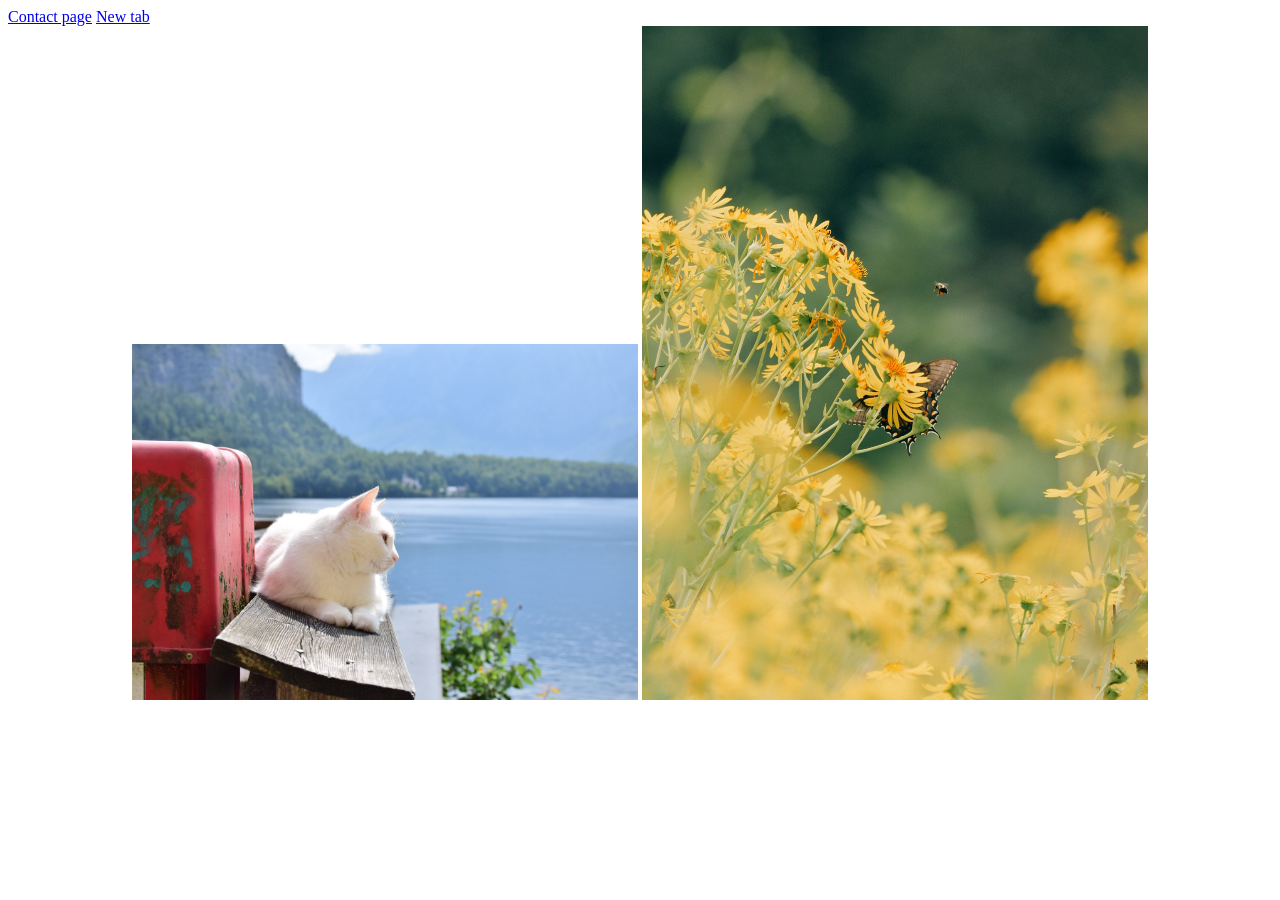
<file: week3example/index.html>
<!DOCTYPE html>
<html lang="en">
<head>
    <meta charset="UTF-8">
    <meta name="viewport" content="width=device-width, initial-scale=1.0">
    <title>Document</title>
    <link rel="stylesheet" href="styles/style.css">
</head>
<body>
    <a href="contact.html">Contact page</a>
    <a href="pdfs/thispdf.html" target="_blank">New tab</a>
    <article>
        <img src="images/image2.jpg" alt="Image of a kitty cat">
        <img src="images/image1.jpg" alt="Image of a red car in a forest">
    </article>
</body>
</html>
</file>
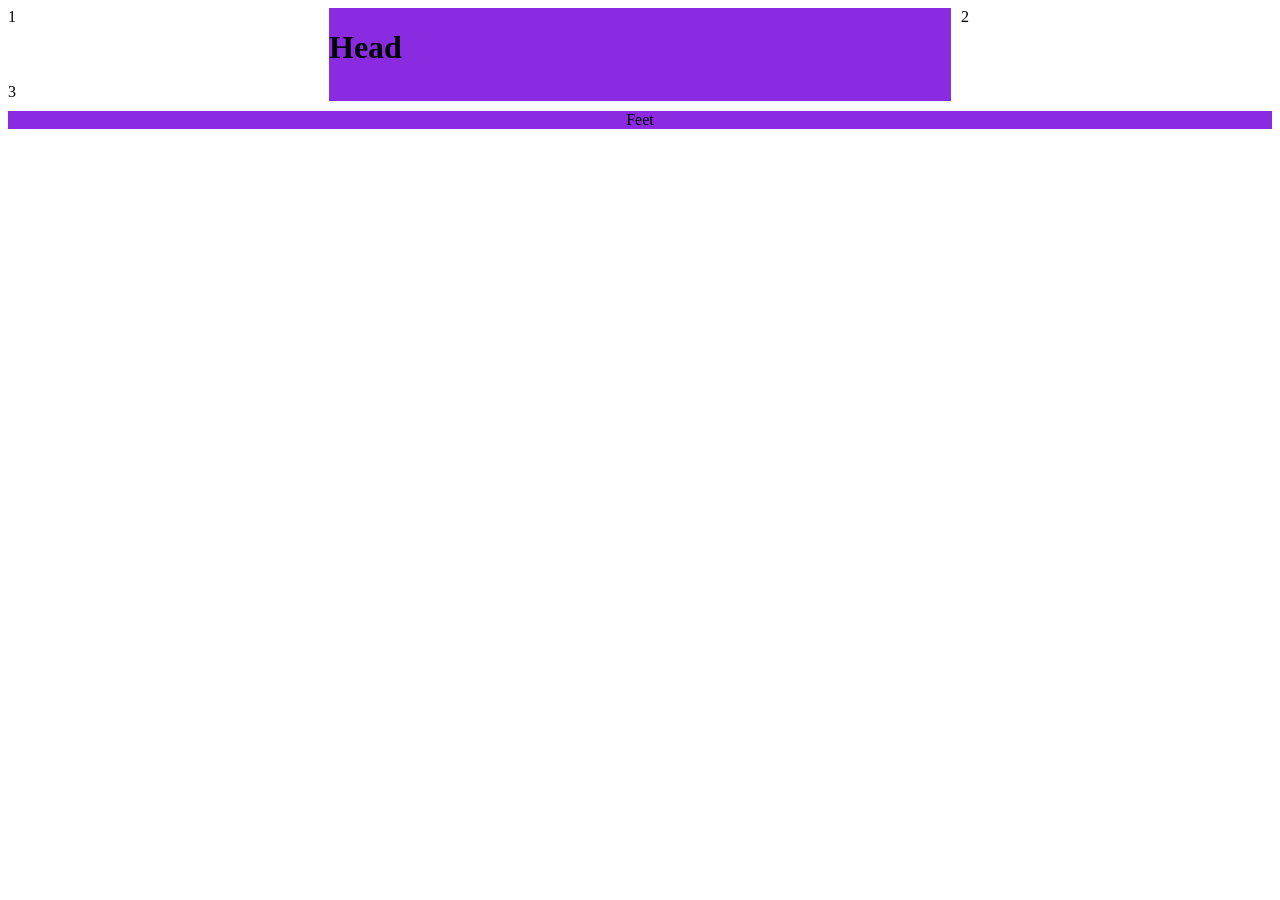
<file: week4ice/index.html>
<!DOCTYPE html>
<html lang="en">
<head>
    <meta charset="UTF-8">
    <meta name="viewport" content="width=device-width, initial-scale=1.0">
    <title>Document</title>
    <link rel="stylesheet" href="styles/style.css">
</head>
<body>
    <main>
        <header>
            <h1>Head</h1>
        </header>
        <section>1</section>
        <section>2</section>
        <section>3</section>
        <footer>Feet</footer>
    </main>
</body>
</html>
</file>
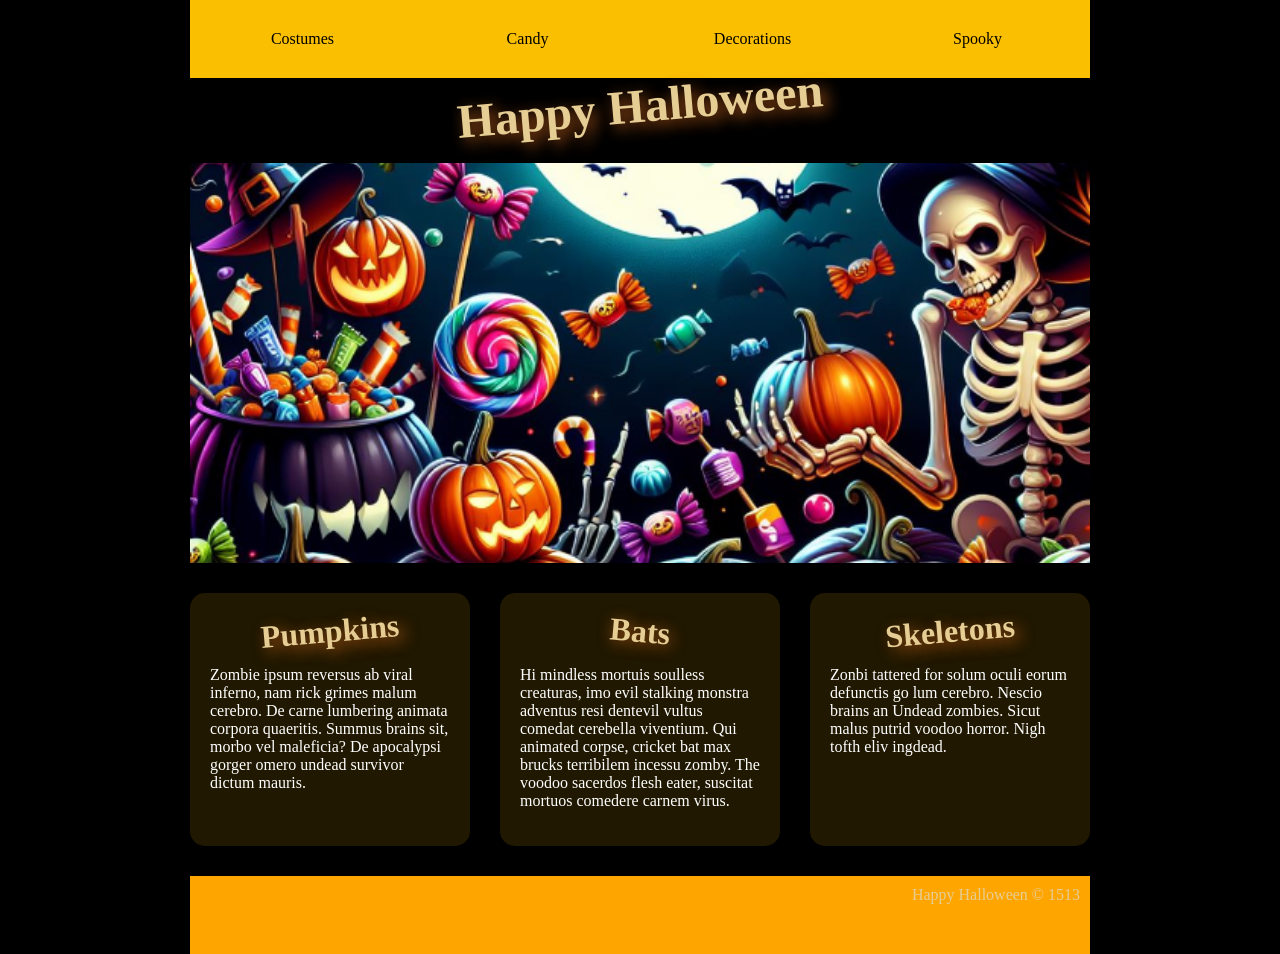
<file: week6/halloween/index.html>
<!-- For this activity you are not allowed to change
 the HTML code, only the CSS -->

<!DOCTYPE html>
<html lang="en">

<head>
    <meta charset="UTF-8">
    <meta name="viewport" content="width=device-width, initial-scale=1.0">
    <title>Document</title>
    <link rel="stylesheet" href="styles/styles.css">
</head>

<body>
    <div id="wrapper">
        <header>
            <nav>
                <ul>
                    <li>Costumes</li>
                    <li>Candy</li>
                    <li>Decorations</li>
                    <li>Spooky</li>
                </ul>
            </nav>
        </header>
        <main>
            <h1>Happy Halloween</h1>
            <img src="images/halloween.png">
            <section>
                <h2>Pumpkins</h2>
                <p>Zombie ipsum reversus ab viral inferno, nam rick grimes
                    malum cerebro. De carne lumbering animata corpora quaeritis.
                    Summus brains sit​​, morbo vel maleficia? De apocalypsi gorger
                    omero undead survivor dictum mauris. </p>
            </section>
            <section>
                <h2>Bats</h2>
                <p>Hi mindless mortuis soulless
                    creaturas, imo evil stalking monstra adventus resi dentevil vultus
                    comedat cerebella viventium. Qui animated corpse, cricket bat max
                    brucks terribilem incessu zomby. The voodoo sacerdos flesh eater,
                    suscitat mortuos comedere carnem virus.</p>
            </section>
            <section>
                <h2>Skeletons</h2>
                <p>Zonbi tattered for solum oculi
                    eorum defunctis go lum cerebro. Nescio brains an Undead zombies. Sicut
                    malus putrid voodoo horror. Nigh tofth eliv ingdead.</p>
            </section>
        </main>
        <footer>
            Happy Halloween &copy; 1513
        </footer>
    </div>
</body>

</html>
</file>
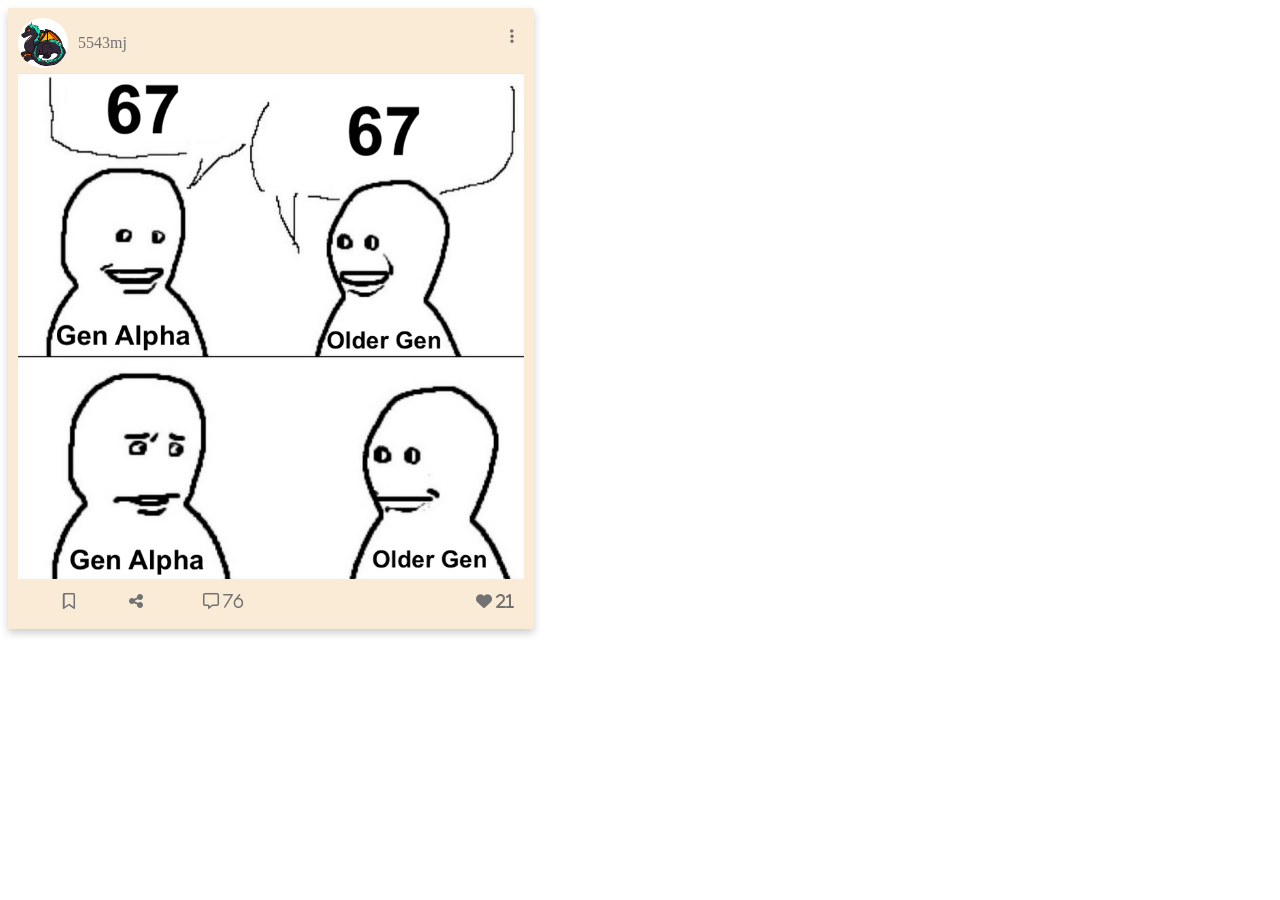
<file: week7/Icons/index.html>
<!DOCTYPE html>
<html lang="en">
<head>
    <meta charset="UTF-8">
    <meta name="viewport" content="width=device-width, initial-scale=1.0">
    <title>Icon</title>
    <link rel="stylesheet" href="style.css">
    <link rel="stylesheet" href="https://cdnjs.cloudflare.com/ajax/libs/font-awesome/6.5.1/css/all.min.css">
</head>
<body>
    <div class="card">
        <div class="top">
            <img class="propic" src="lilnugget.jpg" alt="Profile Pic">
            <p>5543mj</p>
            <i class="fa-solid fa-ellipsis-vertical"></i>
        </div>
        <div class="main">  
            <img src="67.png" alt="Meme">
        </div>
        <div class="bottom">
            <i class="fa-regular fa-bookmark"></i>
            <i class="fa-solid fa-share-nodes"></i>
            <i class="fa-regular fa-message">  76</i>
            <i class="fa-solid fa-heart">  21</i>
        </div>
    </div>
</body>
</html>
</file>
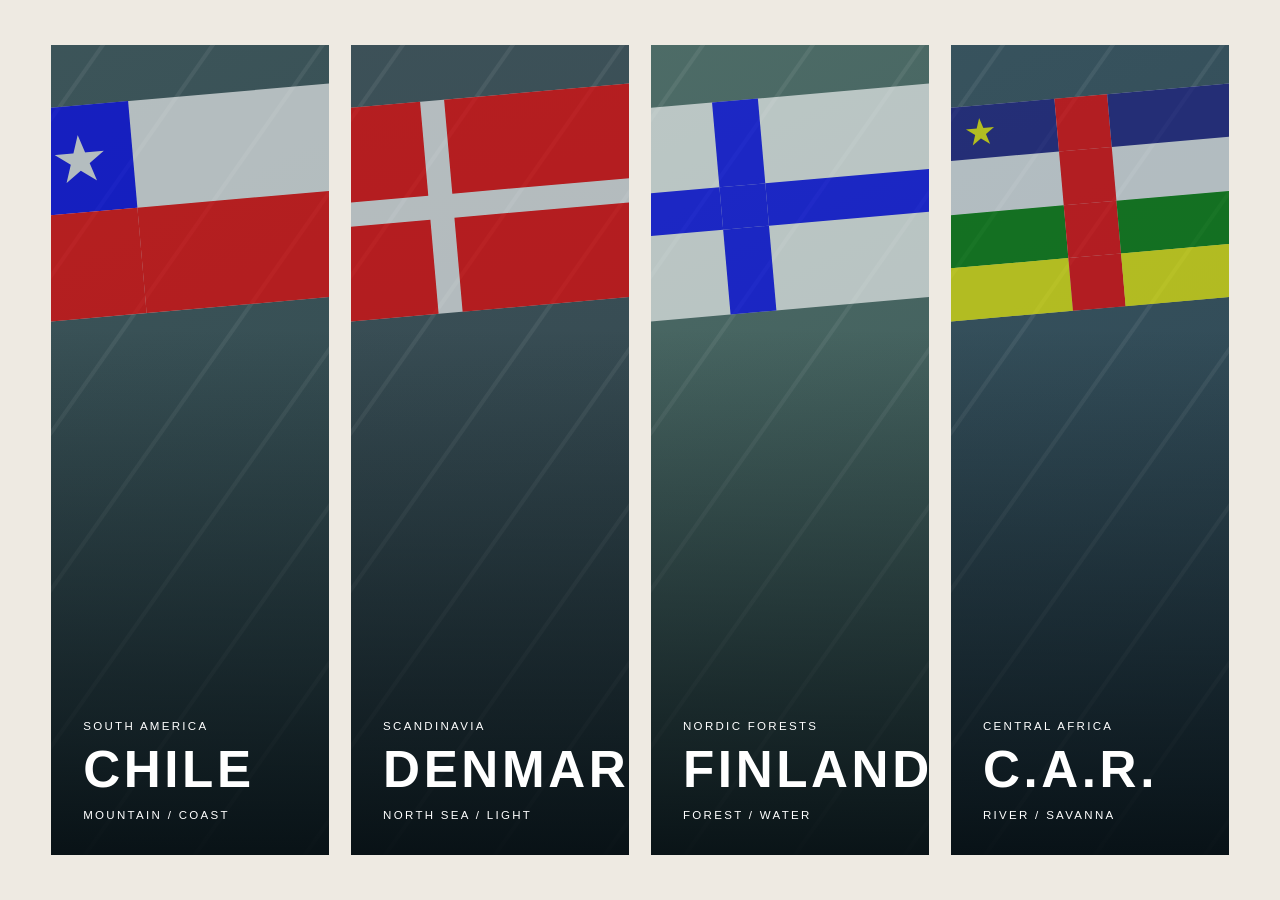
<file: week7/starter/index.html>
<!doctype html>
<html lang="en">
<head>
  <meta charset="utf-8">
  <meta name="viewport" content="width=device-width, initial-scale=1">
  <title>Flag Stories — Starter</title>
  <link rel="stylesheet" href="style.css">
</head>
<body>
  <main class="gallery">
    <article class="poster chile-poster">
      <div class="poster-photo chile-photo"></div>
      <div class="flag chile">
        <div class="blue">★</div>
        <div class="white"></div>
        <div class="red"></div>
        <div class="red"></div>
        <!-- Build Chile here with CSS Grid. Required: blue field, white field, red field, star. -->
      </div>
      <div class="poster-overlay"></div>
      <div class="poster-text"><p>South America</p><h1>CHILE</h1><small>Mountain / Coast</small></div>
    </article>
    <article class="poster denmark-poster">
      <div class="poster-photo denmark-photo"></div>
      <div class="flag denmark">
        <div class="red"></div>
        <div class="white"></div>
        <div class="red"></div>
        <div class="white"></div>
        <div class="white"></div>
        <div class="white"></div>
        <div class="red"></div>
        <div class="white"></div>
        <div class="red"></div>
        <!-- Build Denmark here with CSS Grid. Required: red field and white cross. -->
      </div>
      <div class="poster-overlay"></div>
      <div class="poster-text"><p>Scandinavia</p><h1>DENMARK</h1><small>North Sea / Light</small></div>
    </article>
    <article class="poster finland-poster">
      <div class="poster-photo finland-photo"></div>
      <div class="flag finland">
        <div class="white"></div>
        <div class="blue"></div>
        <div class="white"></div>
        <div class="blue"></div>
        <div class="blue"></div>
        <div class="blue"></div>
        <div class="white"></div>
        <div class="blue"></div>
        <div class="white"></div>
        <!-- Build Finland here with CSS Grid. Required: white field and blue cross. -->
      </div>
      <div class="poster-overlay"></div>
      <div class="poster-text"><p>Nordic Forests</p><h1>FINLAND</h1><small>Forest / Water</small></div>
    </article>
    <article class="poster car-poster">
      <div class="poster-photo car-photo"></div>
      <div class="flag car">
        <div class="darkblue">★</div>
        <div class="red"></div>
        <div class="darkblue"></div>
        <div class="white"></div>
        <div class="red"></div>
        <div class="white"></div>
        <div class="green"></div>
        <div class="red"></div>
        <div class="green"></div>
        <div class="yellow"></div>
        <div class="red"></div>
        <div class="yellow"></div>
        <!-- Build Central African Republic here with CSS Grid: blue, white, green, red, and yellow star. -->
      </div>
      <div class="poster-overlay"></div>
      <div class="poster-text"><p>Central Africa</p><h1>C.A.R.</h1><small>River / Savanna</small></div>
    </article>
  </main>
</body>
</html>
</file>
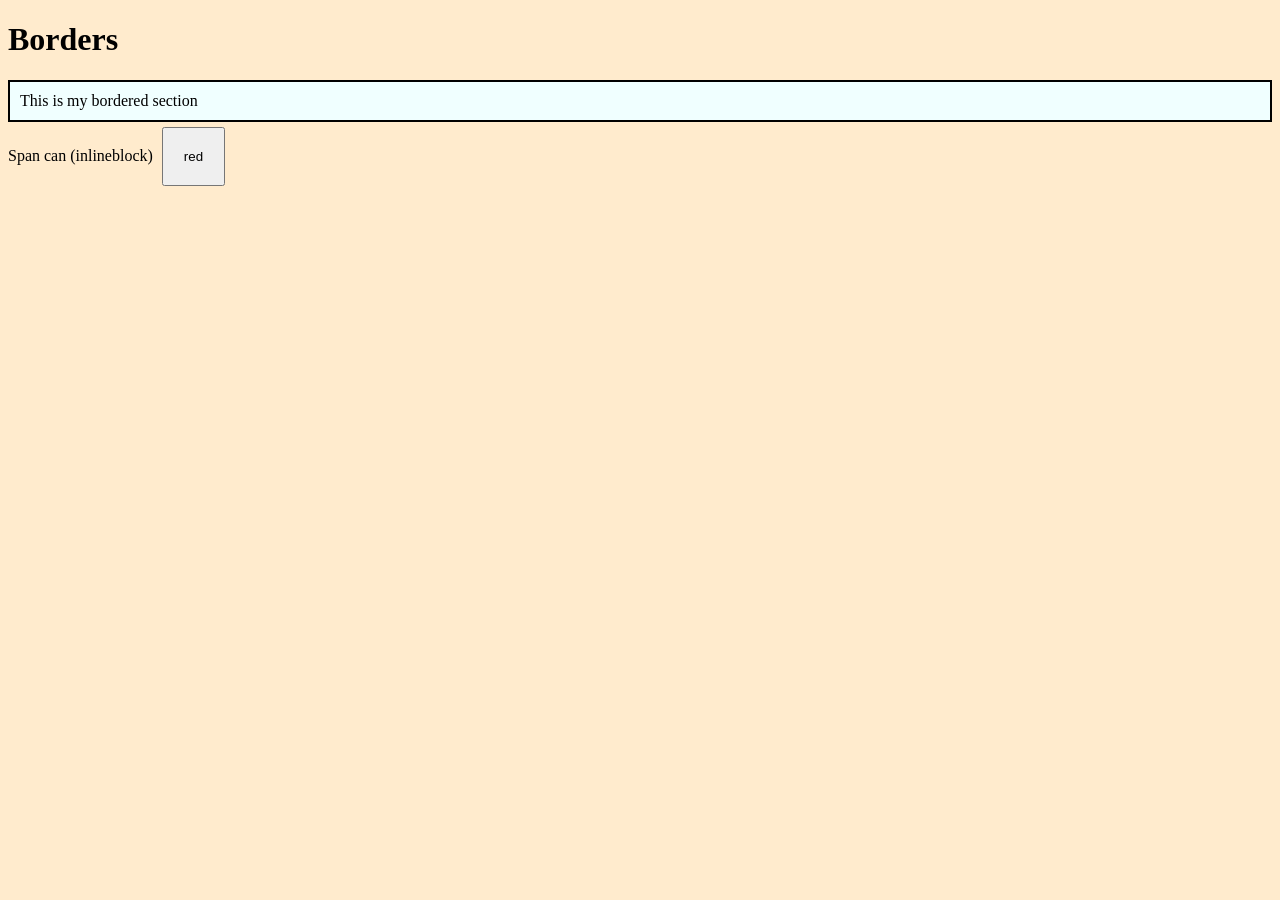
<file: icewk3.html>
<!DOCTYPE html>
<html lang="en">
<head>
    <meta charset="UTF-8">
    <meta name="viewport" content="width=<device-width>, initial-scale=1.0">
    <title>Document</title>
    <link rel="stylesheet" href="icewk3.css">
</head>
<body>
    <h1>Borders</h1>
    <section class="bordered">This is my bordered section</section>
    <span>Span can (inlineblock)</span>
    <button class="red">red</button>
    
</body>
</html>
</file>
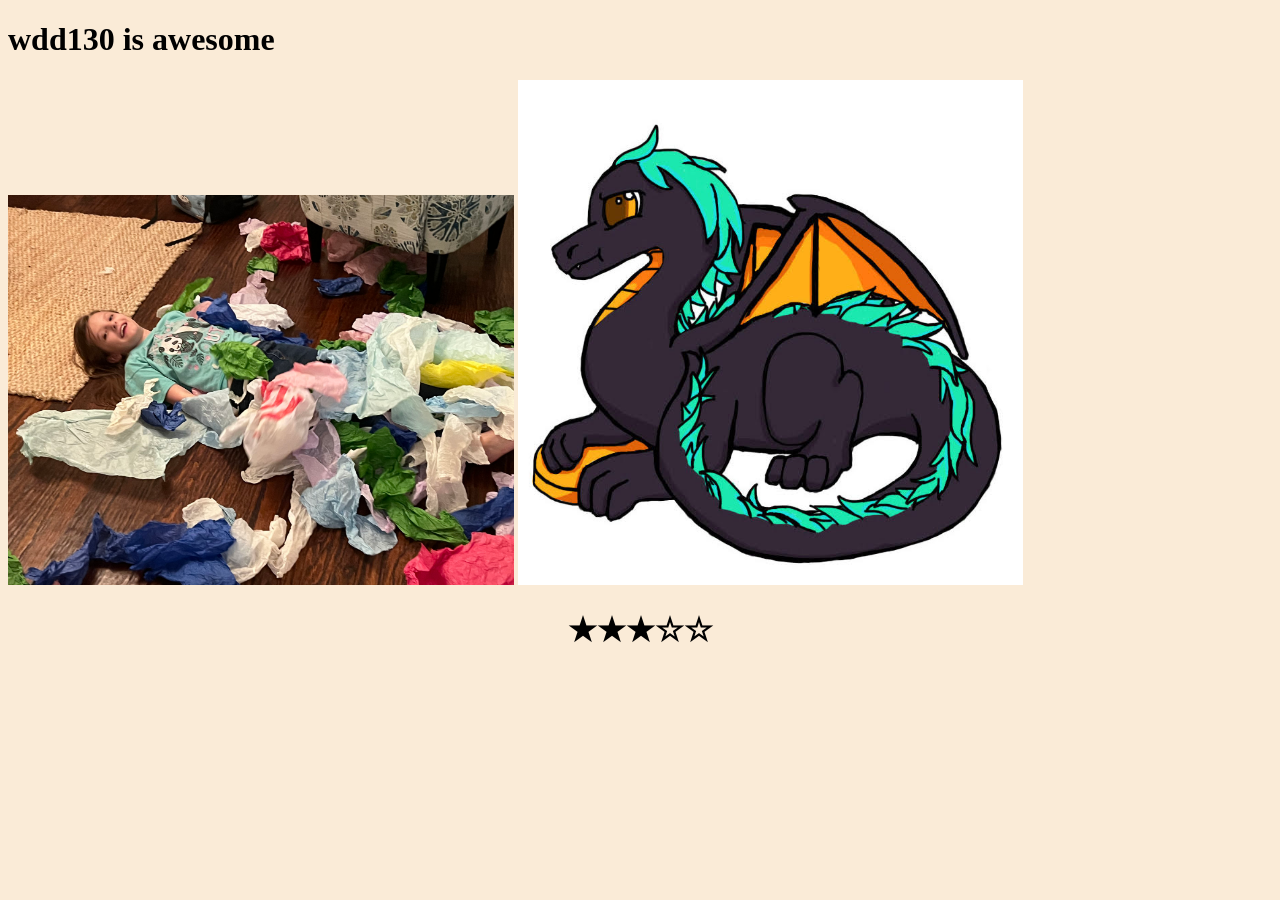
<file: week4/icee.html>
<!DOCTYPE html>
<html lang="en">
<head>
    <meta charset="UTF-8">
    <meta name="viewport" content="width=device-width, initial-scale=1.0">
    <title>Document</title>
    <link rel="stylesheet" href="style.css">
</head>
<body>
    <main>
        <header>
            <h1>wdd130 is awesome</h1>
        </header>

        <body>
            <img src="img/giftmas.jpg" alt="Halp">
            <img src="img/lilnugget.jpg" alt="Rrr">
        </body>

        <footer>
            <h1>★★★☆☆</h1>
        </footer>
    </main>
</body>
</html>
</file>
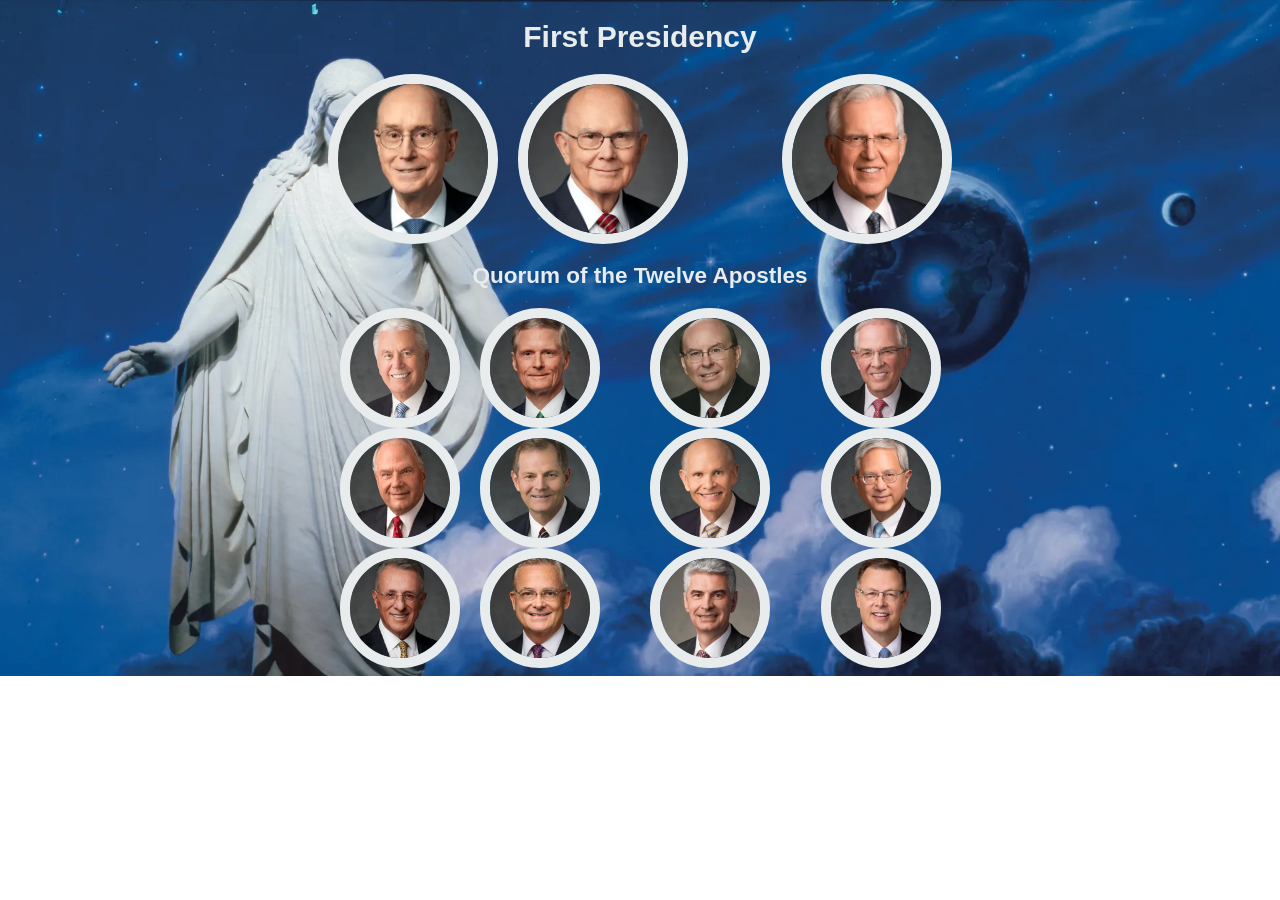
<file: week5ice/apostles.html>
<!DOCTYPE html>
<html lang="en">
<head>
    <meta charset="UTF-8">
    <meta name="viewport" content="width=device-width, initial-scale=1.0">
    <title>Apostles Spotlights</title>
    <style>
        body {
            background-image: url("images/christus.webp");
            background-size: cover;
            background-repeat: no-repeat;
            color: #E8ECED;
            text-align: center;
            background-position: center;
            font: 15px none Arial, sans-serif;
        }
        header{
            display: grid;
            grid-template-columns: 2fr 1fr 2fr; /* fr = fraction of the page = % */
            column-gap: 20px;
        }
        main {
            display: grid;
            grid-template-columns: 3fr 1fr 1fr 3fr; /* fr = fraction of the page = % */
            column-gap: 20px;
        }
        img {
            border: 10px solid #E8ECED;
            border-radius: 100%;
            width: 100px;
            max-width: 100px;
            max-height: 100px;
            object-fit: cover;
            text-align: center;
        }
        img:hover {
            border: 10px solid #53d2f2;
        }
        .right {
            justify-self: right;
        }
        .head {
            width: 150px;
            border: 10px solid #E8ECED;
            height: 150px;
            max-width: 150px;
            max-height: 150px;
            object-fit: cover;
        }
    </style>
</head>
<body>
    <h1>First Presidency</h1>
    <header>
        <img class="right head" src="images/eyring.webp" alt="eyring">
        <img class="head" src="images/oaks.webp" alt="">
        <img class="head" src="images/christofferson.webp" alt="">
    </header>
    <h2>Quorum of the Twelve Apostles</h2>
    <main>
        <img class="right" src="images/uchtdorf.webp" alt="">
        <img src="images/bednar.webp" alt="">
        <img src="images/cook.webp" alt="">
        <img src="images/anderson.webp" alt="">

        <img class="right" src="images/rasband.webp" alt="">
        <img src="images/stevenson.webp" alt="">
        <img src="images/renlund.webp" alt="">
        <img src="images/gong.webp" alt="">

        <img class="right" src="images/soares.webp" alt="">
        <img src="images/kearon.webp" alt="">
        <img src="images/causse.webp" alt="">
        <img src="images/gilbert.webp" alt="">
    </main>
</body>
</html>
</file>
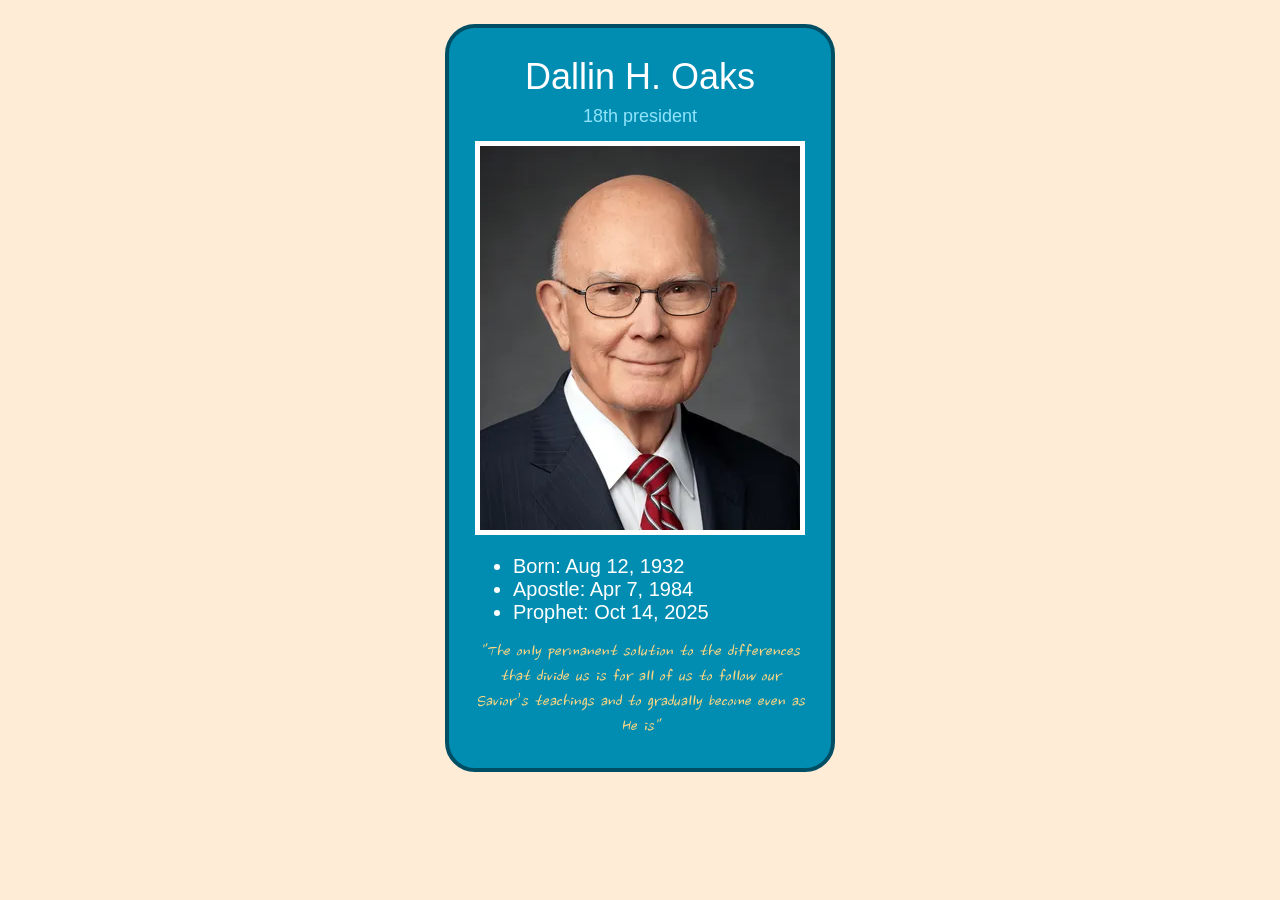
<file: week5ice/oaks.html>
<!DOCTYPE html>
<html lang="en">
<head>
    <meta charset="UTF-8">
    <meta name="viewport" content="width=device-width, initial-scale=1.0">
    <title>Dallin H. Oaks</title>
    <link rel="preconnect" href="https://fonts.googleapis.com">
    <link rel="preconnect" href="https://fonts.gstatic.com" crossorigin>
    <link href="https://fonts.googleapis.com/css2?family=Nanum+Brush+Script&display=swap" rel="stylesheet">
    <style>
        /* Insert styles here, this is called an internal stylesheet  */
        body {
            background: #FFECD7;
        }
        div.card {
            background: #008DB1;
            text-align: center;
            border: 4px solid #004E63;
            border-radius: 30px;
            width: 390px;
            min-width: 280px;
            height: auto;
            box-sizing: border-box;
            padding: 28px 24px;
            margin: 24px auto;
            justify-content: center;
            align-items: center;
        }
        h1 {
            font-family: "Helvetica Neue", Helvetica, Arial, sans-serif;
            font-size: 36px;
            color: #FFFFFF;
            font-weight: Normal;
            margin: 0 0 8px 0;
        }
        h2 {
            font-family: "Helvetica Neue", Helvetica, Arial, sans-serif;
            color: #91E4FB;
            font-size: 18px;
            font-weight: Normal;
            margin: 0 0 14px 0;
        }
        img {
            border: 5px solid #FFFFFF;
        }
        li {
            font-family: "Helvetica Neue", Helvetica, Arial, sans-serif;
            text-align: left;
            font-size: 20px;
            color: #FFFFFF;
            font-weight: Normal;
        }
        em {
            color: #FFD783;
            font-size: 20px;
            font-family: "Nanum Brush Script", cursive;
            font-weight: Normal;
        }

    </style>
</head>
<body>
    <div class="card">
        <h1>Dallin H. Oaks</h1>
        <h2>18th president</h2>
        <img src="img/oaks.webp" alt="Oak">
        <ul>
            <li>Born: Aug 12, 1932</li>
            <li>Apostle: Apr 7, 1984</li>
            <li>Prophet: Oct 14, 2025</li>
        </ul>
        <em>
            "The only permanent solution to the differences that divide us is for all of us to follow our Savior’s teachings and to gradually become even as He is"
        </em>
    </div>
</body>
</html>
</file>
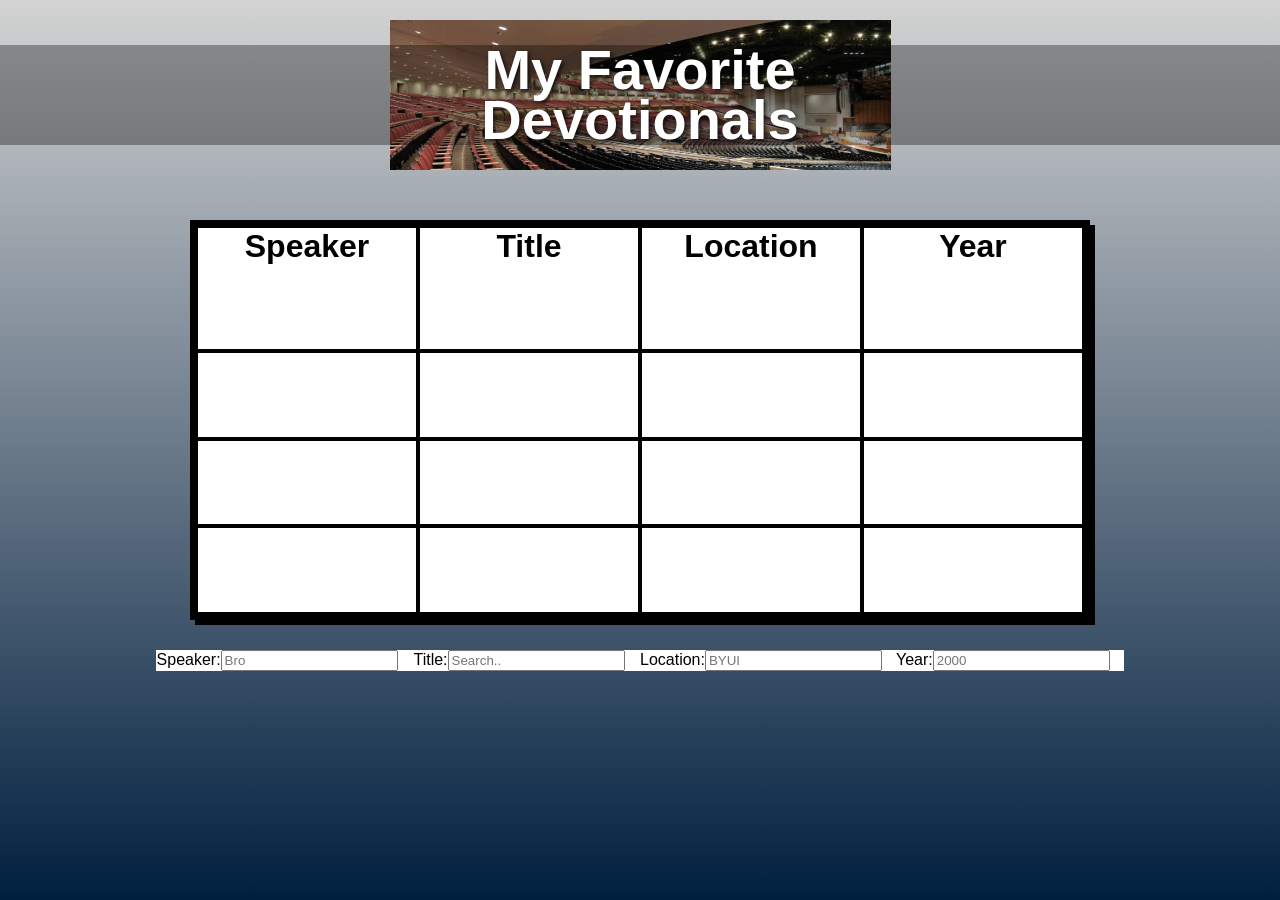
<file: week6/favorite_devo/favdevo.html>
<!DOCTYPE html>
<html lang="en">
<head>
  <meta charset="UTF-8" />
  <meta name="viewport" content="width=device-width, initial-scale=1.0"/>
  <title>My Favorite Devotionals</title>
  <link rel="stylesheet" href="styles/styles.css" />
</head>
<body>
  <div class="container">
    <header class="header">
      <div class="header-image">
        <h1>My Favorite<br>Devotionals</h1>
      </div>
    </header>
    <main>
      <div class="content-box">
        <h1>Speaker</h1>
        <h1>Title</h1>
        <h1>Location</h1>
        <h1>Year</h1>

        <p></p>
        <p></p>
        <p></p>
        <p></p>

        <p></p>
        <p></p>
        <p></p>
        <p></p>
        
        <p></p>
        <p></p>
        <p></p>
        <p></p>
      </div>
    </main>
    <footer>
      <form action="get">
        <p>Speaker:<input type="text" placeholder="Bro"></p>
        <p>Title:<input type="text" placeholder="Search.."></p>
        <p>Location:<input type="text" placeholder="BYUI"></p>
        <p>Year:<input type="text" placeholder="2000"></p>
      </form>
    </footer>
  </div>
</body>
</html>
</file>
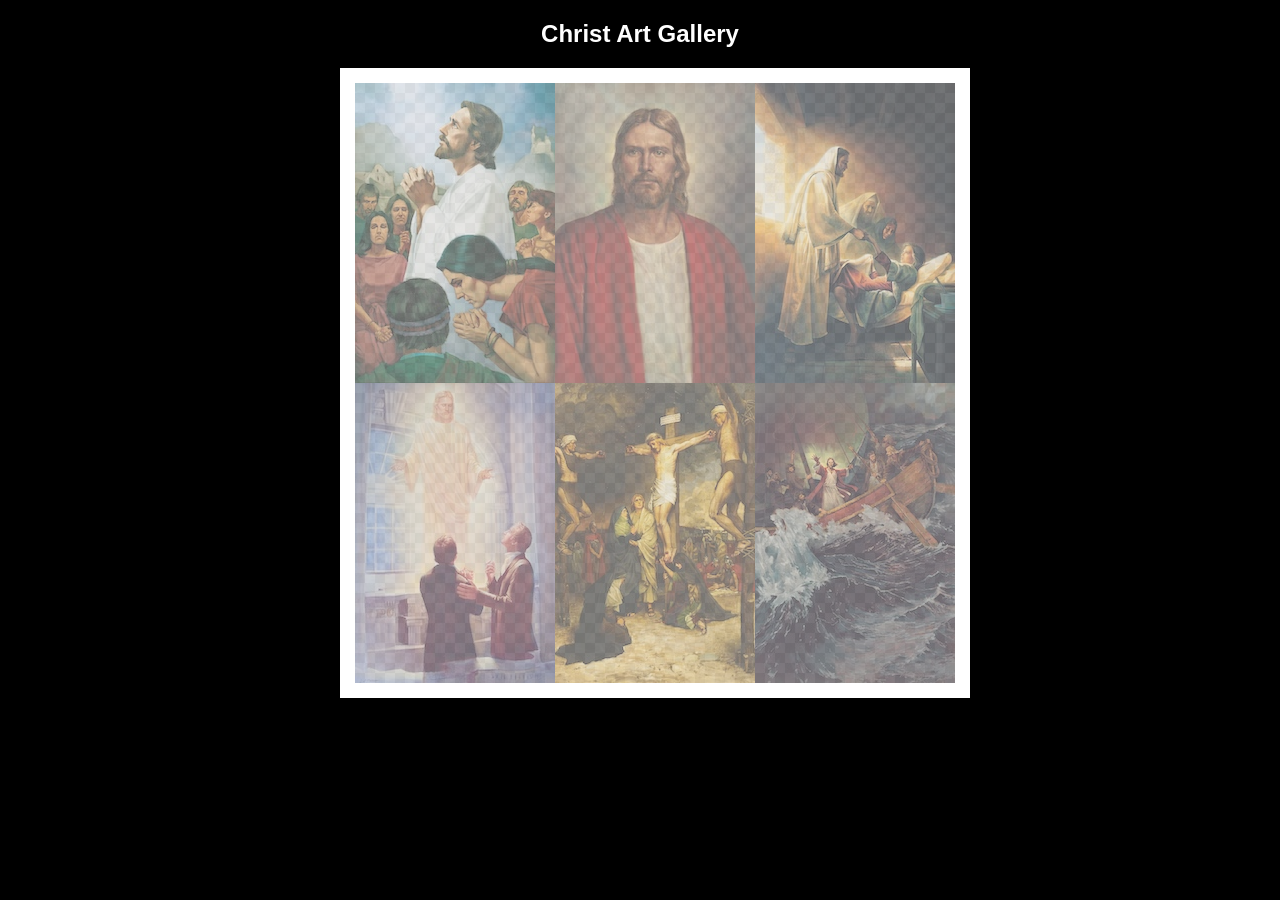
<file: week8/gallery/gallery.html>
<!DOCTYPE html>
<html lang="en">
<head>
    <meta charset="UTF-8">
    <meta name="viewport" content="width=device-width, initial-scale=1.0">
    <title>Images of Christ</title>
    <style>
        body {
            background: black;
        }
        #wrapper{
            width: 600px;
            margin: 0 auto;
        }
        nav {
            color: white;
            text-align: center;
            font-family: Haettenschweiler, 'Arial Narrow Bold', sans-serif;
        }
        #gallery{
            display: grid;
            grid-template-columns: 200px 200px 200px;
            border: 15px solid rgb(255, 255, 255);
            width: 100%;
            background-color: #ddd;
            background-image:
                linear-gradient(45deg, #ccc 26%, transparent 26%), 
                linear-gradient(135deg, #ccc 26%, transparent 26%),
                linear-gradient(45deg, transparent 75%, #ccc 75%),
                linear-gradient(135deg, transparent 75%, #ccc 75%);
            background-size: 20px 20px; /* Must be a square */
            background-position: 0 0, 10px 0, 10px -10px, 0px 10px; 
            
        }
        #gallery a {
            cursor: url('images/christus.png'), pointer;
        }
        #gallery img {
            /* make a thumbnail of the image that is 200x300 
               instead of using width and height here to help the page load faster */
            width: 200px; 
            height: 300px;

            opacity:50%;
            display:block;
        }
        #gallery img:hover{
            opacity: 100%;
        }
    </style>
</head>
<body>
    <div id="wrapper">
        <nav>
            <h1>Christ Art Gallery</h1>
        </nav>
        <main>
            <div id="gallery">
                <a href="images/big/img1.jpg"><img src="images/small/img1.jpg" alt="Christ praying with the Nephites"></a>
                <a href="images/big/img2.jpg"><img src="images/small/img2.jpg" alt="Jesus the Christ" ></a>
                <a href="images/big/img3.jpg"><img src="images/small/img3.jpg" alt="Jesus Raising the Daughter of Jairus" ></a>
                <a href="images/big/img4.jpg"><img src="images/small/img4.jpg" alt="The Lord Appears in the Kirtland Temple" ></a>
                <a href="images/big/img5.jpg"><img src="images/small/img5.jpg" alt="Crucifixion of Jesus Christ" ></a>
                <a href="images/big/img6.jpg"><img src="images/small/img6.jpg" alt="Jesus Calms the Storm" ></a>
            </div>
        </main>
    </div>
</body>
</html>
</file>
<file: week3example/styles/style.css>
img {
    width: 40%;
    border: 0;
    padding: 0;
}
article {
    text-align: center;
    margin: 0 auto;
}
</file>
<file: week4ice/styles/style.css>
main {
    display: grid;
    grid-template-columns: 1fr 2fr 1fr; /* fr = fraction of the page = % */
    grid-template-rows: 65px;
    gap: 10px;
    border: 2px;
    border-color: black;
}

header {
    grid-column: 2/3; /* box 2 - 3 */
    background-color: blueviolet;
    grid-row: 1/3; /* box 1 - 3 */
}

footer {
    grid-column: 1/4; /* box 2 - 3 */
    background-color: blueviolet;
    text-align: center;
}
</file>
<file: week6/halloween/styles/styles.css>
/* Add your CSS here to style your halloween page */
body {
    background-color: black;
    color: white;
    padding: 0;
    margin: 0;
}
#wrapper {
    max-width: 900px;
    margin: 0 auto;
}

header nav ul {
    list-style: none;
    background-color: #fabf00;
    padding: 0;
    margin: 0;
    color: black;
    display: grid;
    grid-template-columns: repeat(4, 1fr);
    place-items: center;
    overflow: hidden;
}

header nav ul li {
    margin: 0;
    padding: 30px 0;
    width: 100%;
    text-align: center;
    cursor: pointer;
    font-size: 1.35 em;
}

header nav ul li:hover {
    background-color: #d2691e;
    color: antiquewhite;
}

main img {
    object-fit: cover;
    width: 100%;
    height: 400px;
    grid-column: 1/-1;
}

main h1 {
    font-size: 3em;
}

main {
    display: grid;
    grid-template-columns: 1fr 1fr 1fr;
    gap: 30px;
}

h1, h2, h3, h4, h5, h6 {
    transform: rotate(-5deg);
    margin: 0;
    text-align: center;
    text-shadow: 5px 5px 15px #d2691eca; 
    grid-column: 1/-1;
    color: #e5cd94;
}

main section:nth-of-type(2) h2 {
    transform: rotate(5deg);
    text-shadow: 2px 2px 15px #d2691eca; 
}

section p {
    line-height: 1.6 em;
}
section {
    background-color: #fabf0020;
    padding: 20px;
    box-sizing: border-box;
    border-radius: 15px;
}

h2 {
    font-size: 2em;
}

footer {
    text-align: right;
    background-color: orange;
    padding: 10px 10px 50px;
    color: #e5cd94;
    margin-top: 30px;
}
</file>
<file: week7/Icons/style.css>
.card {
    width: 40%;
    box-shadow: 0 4px 8px 0 rgba(0,0,0,0.2);
    transition: 0.3s;
    padding: 10px;
    margin: 0;
    background-color: antiquewhite;
    text-align: center;
    color: rgb(114, 114, 114);
}
.card:hover {
  box-shadow: 0 8px 16px 0 rgba(0,0,0,0.2);
}

.propic {
    width: 50px;
    border-radius: 100%;
    margin-bottom: 5px;
}

.top {
    display: grid;
    grid-template-columns: 1fr 1fr 9fr;
}

img {
    text-align: center;
    padding: 0;
    margin: 0;
    width:100%
}

i {
    text-align: right;
    padding: 10px;
}

i:active {
    color: red;
}

.bottom {
    display: grid;
    grid-template-columns: 2fr 2fr 3fr 8fr;
}

p {
    margin-left: 10px;
}
</file>
<file: week7/starter/style.css>
* { box-sizing: border-box; }
body { margin: 0; background: #eeeae2; color: white; font-family: Arial, Helvetica, sans-serif; }
.gallery { display: grid; grid-template-columns: repeat(4, 1fr); gap: 22px; min-height: 100vh; padding: 5vh 4vw; }
.poster { position: relative; display: grid; min-height: 90vh; overflow: hidden; isolation: isolate; background: #27333a; }
.poster-photo { position: absolute; inset: 0; background-size: cover; background-position: center; }
.chile-photo { background-image: linear-gradient(155deg, rgba(20,45,53,.18), rgba(20,45,53,.38)), url("https://images.unsplash.com/photo-1668052785861-a1e5bf4fcf3d?auto=format&fit=crop&w=1400&q=82"); background-color: #455d61; }
.denmark-photo { background-image: linear-gradient(170deg, rgba(20,45,53,.08), rgba(20,45,53,.35)), url("https://images.unsplash.com/photo-1572438749634-04bb6b700376?auto=format&fit=crop&w=1400&q=82"); background-color: #40545b; }
.finland-photo { background-image: linear-gradient(155deg, rgba(20,45,53,.08), rgba(20,45,53,.35)), url("https://images.unsplash.com/photo-1564857170582-80855988d55e?auto=format&fit=crop&w=1400&q=82"); background-color: #52716b; }
.car-photo { background-image: linear-gradient(155deg, rgba(16,35,58,.18), rgba(16,35,58,.38)), url("https://unsplash.com/photos/m-b81gOjxv4/download?auto=format&fit=crop&w=1400&q=82"); background-color: #405d65; }.poster-photo::after { content: ""; position: absolute; inset: 0; opacity: .55; background: repeating-linear-gradient(125deg, transparent 0 40px, rgba(255,255,255,.12) 41px 44px, transparent 45px 90px); }
.flag { 
    position: absolute; z-index: 1; top: 8%; left: 50%; width: 100%; aspect-ratio: 3 / 2; transform: translateX(-50%) rotate(-5deg) scale(1.15); opacity: .62; filter: saturate(1.15); 
    background-color: white;
    display: grid;
    color: white;
    text-align: center;
}
.poster-overlay { position: absolute; z-index: 2; inset: 0; background: linear-gradient(transparent 35%, rgba(4,12,16,.9) 100%); }
.poster-text { position: relative; z-index: 3; align-self: end; padding: 2rem; }
.poster-text p, .poster-text small { margin: 0; text-transform: uppercase; letter-spacing: .2em; font-size: .72rem; }
.poster-text h1 { margin: .5rem 0 .35rem; font-size: clamp(2rem, 4vw, 4.2rem); letter-spacing: .07em; }
/* Students: add your flag elements and flag-specific grid rules below. */

@media (max-width: 1100px) { .gallery { grid-template-columns: repeat(2, 1fr); } }
@media (max-width: 650px) { .gallery { grid-template-columns: 1fr; } .poster { min-height: 70vh; } }


.chile {
    grid-template-columns: 1fr 2fr;
    grid-template-rows: 1fr 1fr;
}

.denmark {
    grid-template-columns: 4fr 1fr 8fr;
    grid-template-rows: 4fr 1fr 4fr;
}

.finland {
    grid-template-columns: 2fr 1fr 4fr;
    grid-template-rows: 2fr 1fr 2fr;
}

.car {
    grid-template-columns: 2.5fr 1fr 2.5fr;
    grid-template-rows: 1fr 1fr 1fr 1fr;
}

.red {
    background-color: red;
}

.blue {
    background-color: blue;
    display: flex;
    justify-content: center;
    align-items: center;
    font-size: 3.5em;
}

.darkblue {
    background-color: rgb(27, 27, 122);
    display: flex;
    justify-content: center;
    align-items: center;
    color: yellow;
    font-size: 2em;
    padding-right: 15%;
}

.green {
    background-color: green;
}

.yellow {
    background-color: yellow;
}
</file>
<file: icewk3.css>
body {
    background-color: blanchedalmond;
}
.bordered {
    background-color: azure;
    border: solid 2px black;
    padding: 10px;
}

.red {
    padding: 20px;
    margin: 5px;
}
.red:hover {
    color: red;
    background-color: brown;
}
</file>
<file: week4/style.css>
body {
    background-color: antiquewhite;
}
img {
    float: center;
    width: 40%;
}
footer {
    text-align: center;
}
</file>
<file: week6/favorite_devo/styles/styles.css>
body {
  margin: 0;
  height: 100%;
  font-family: Arial, sans-serif;
  background: linear-gradient(to bottom, #d3d3d3, #001f3f);
  background-repeat: no-repeat; /* Just in case */
  background-attachment: fixed;
}

.container {
  text-align: center;
}

.header {
  padding: 20px 0;
}

.header-image {
  background-image: url('../images/icenter.png'); /* Replace with your image */
  background-repeat: no-repeat;
  background-position: center;
  height: 150px;
  display: flex;
  flex-direction: column;
  justify-content: center;
  color: white;
}

.header-image h1 {
  margin: 0px;
  line-height: 0.9;
  font-size: 3.5em;
  font-weight: bold;
  text-shadow: 2px 2px 4px rgba(0, 0, 0, 0.7);
  background: #00000055;
}

.content-box {
  background-color: #000000;
  margin: 30px auto;
  width: 90%;
  max-width: 900px;
  padding: 4px;
  box-shadow: 5px 5px 0px black;
  min-height: 400px;
  display: inline-grid;
  grid-template-columns: 1fr 1fr 1fr 1fr; /* fr = fraction of the page = % */
  border: 4px solid #000000;
  gap: 4px;
  box-sizing: border-box;
}

p, h1 {
  background-color: white;
  margin: 0px;
}

form {
  display: inline-grid;
  grid-template-columns: 1fr 1fr 1fr 1fr; /* fr = fraction of the page = % */
  color: black;
  margin: auto 30px;
}
</file>
